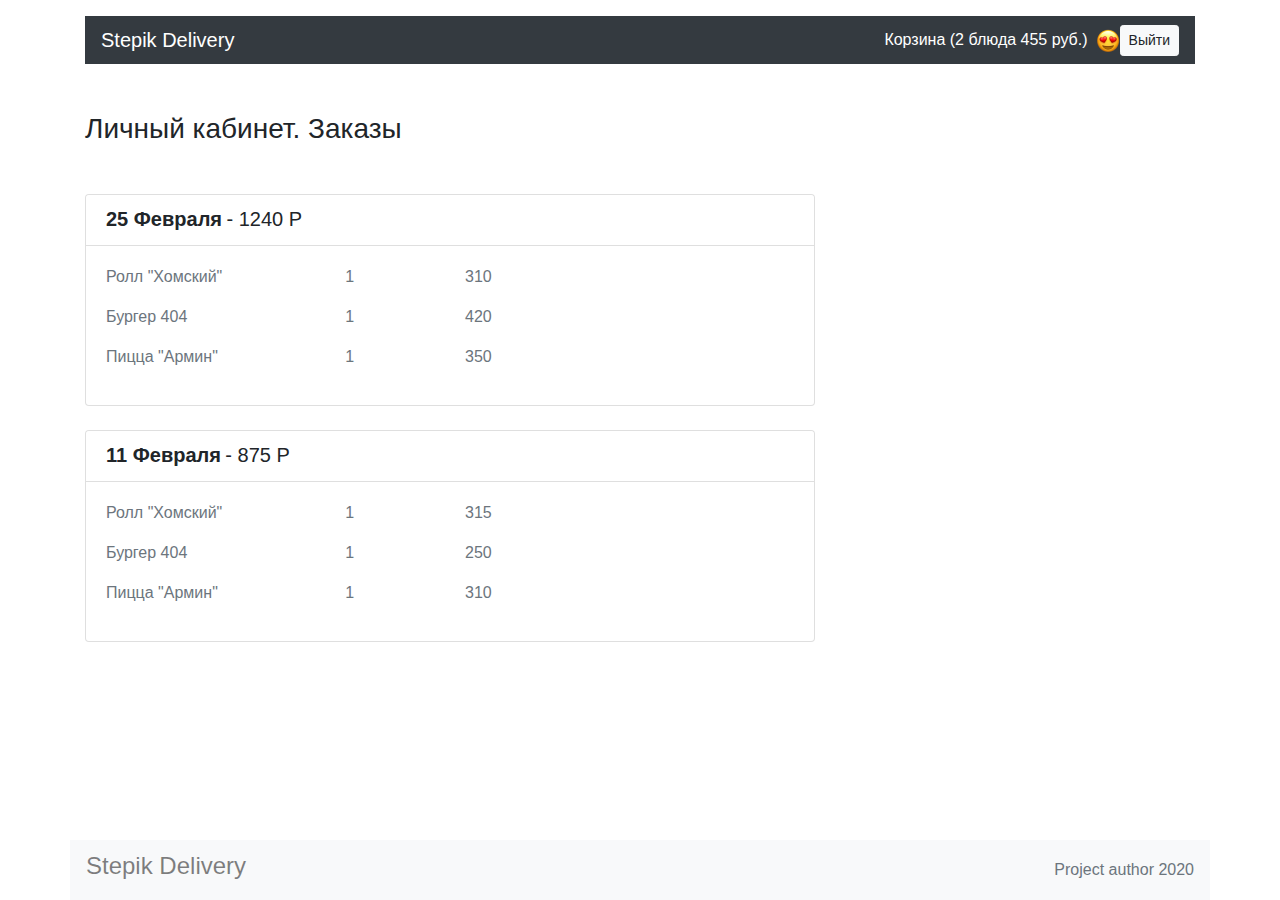
<file: project5/main/templates/account.html>
<!DOCTYPE html>
<html lang="ru">

<head>
  <meta charset="UTF-8">
  <title>Profile | Stepik Delivery</title>
  <link rel="stylesheet" href="https://stackpath.bootstrapcdn.com/bootstrap/4.3.1/css/bootstrap.min.css" integrity="sha384-ggOyR0iXCbMQv3Xipma34MD+dH/1fQ784/j6cY/iJTQUOhcWr7x9JvoRxT2MZw1T" crossorigin="anonymous">
  <style>
    /* Sticky footer styles
    -------------------------------------------------- */
    html {
      position: relative;
      min-height: 100%;
    }
    body {
      margin-bottom: 60px; /* Margin bottom by footer height */
    }
    .footer {
      position: absolute;
      bottom: 0;
      width: 100%;
      height: 60px; /* Set the fixed height of the footer here */
      line-height: 60px; /* Vertically center the text there */
    }
    .navbar {
      padding-top: 0;
      padding-bottom: 0;
    }
  </style>
</head>

<body>
  <header class="container mt-3">
    <nav class="py-1 navbar navbar-dark bg-dark">
      <ul class="navbar-nav mr-auto mt-2 mt-lg-0">
        <p class=" h5 my-2 text-white bg-dark">Stepik Delivery</p>
      </ul>
      <p class="my-2 text-white bg-dark ">Корзина (2 блюда 455 руб.)</p>
      <img class="ml-2" src=[data-uri] alt="" width="24" height="25">
      <a href="#" class="btn btn-light btn-sm ml-4s">Выйти</a>
    </nav>
  </header>
  <main class="container">
    <section class="row">
      <div class="col-12 col-lg-8">
        <h1 class="h3 my-5">Личный кабинет. Заказы</h1>
        <div class="card">
          <ul class="list-group list-group-flush">
            <li class="list-group-item">
              <div class="row">
                <div class="col-7 col-lg-9">
                  <span class="h5 font-weight-bold">25 Февраля</span>
                  <span class="h5">- 1240 P</span>
                </div>

              </div>
            </li>
            <div class="card-body">
              <div class="row">
                <p class="col-4 text-muted">Ролл "Хомский" </p>
                <p class="col-2 text-muted"> 1</p>
                <p class="col-6 text-muted"> 310 </p>
                <p class="col-4 text-muted">Бургер 404 </p>
                <p class="col-2 text-muted"> 1</p>
                <p class="col-6 text-muted"> 420 </p>
                <p class="col-4 text-muted">Пицца "Армин" </p>
                <p class="col-2 text-muted"> 1</p>
                <p class="col-6 text-muted"> 350 </p>
              </div>
            </div>
          </ul>
        </div>
        <div class="mt-4 card">
          <ul class="list-group list-group-flush">
            <li class="list-group-item">
              <div class="row">
                <div class="col-7 col-lg-9">
                  <span class="h5 font-weight-bold">11 Февраля</span>
                  <span class="h5">- 875 P</span>
                </div>

              </div>
            </li>
            <div class="card-body">
              <div class="row">
                <p class="col-4 text-muted">Ролл "Хомский" </p>
                <p class="col-2 text-muted"> 1</p>
                <p class="col-6 text-muted"> 315 </p>
                <p class="col-4 text-muted">Бургер 404 </p>
                <p class="col-2 text-muted"> 1</p>
                <p class="col-6 text-muted"> 250 </p>
                <p class="col-4 text-muted">Пицца "Армин" </p>
                <p class="col-2 text-muted"> 1</p>
                <p class="col-6 text-muted"> 310 </p>
              </div>
            </div>
          </ul>
        </div>
      </div>
    </section>
  </main>
  <footer class="footer">
    <nav class="container navbar navbar-light bg-light">
      <ul class="navbar-nav mr-auto">
        <p class="h4 nav-link">Stepik Delivery</p>
      </ul>
      <a class="text-muted" href="#">Project author 2020</a>
    </nav>
  </footer>
</body>

</html>
</file>
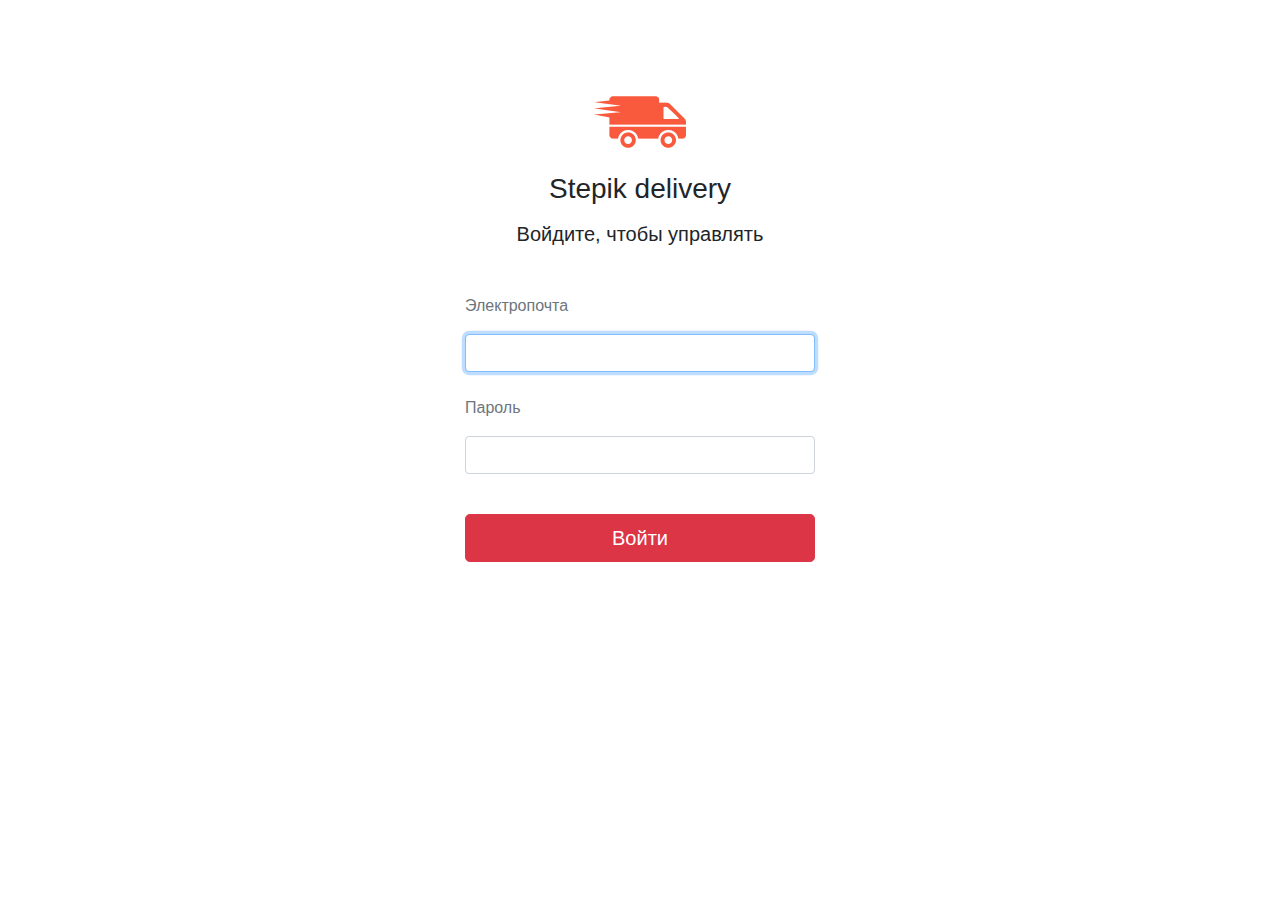
<file: project5/main/templates/auth.html>
<!DOCTYPE html>
<html lang="ru">

<head>
  <title>Stepik Delivery</title>
  <meta charset="utf-8">
  <link rel="stylesheet" href="https://stackpath.bootstrapcdn.com/bootstrap/4.3.1/css/bootstrap.min.css" integrity="sha384-ggOyR0iXCbMQv3Xipma34MD+dH/1fQ784/j6cY/iJTQUOhcWr7x9JvoRxT2MZw1T" crossorigin="anonymous">
</head>

<body>
  <main class="container">
    <div class="row">
      <div class="col-8 col-lg-4 offset-2 offset-lg-4">
        <form class="form-signin pt-5">
          <div class="text-center mt-5 b-1">
            <img class="mb-4" src="[data-uri]" alt="" width="92" height="52">
            <h1 class="h3 mb-3 font-weight-normal">Stepik delivery</h1>
            <p class="h5 font-weight-light">Войдите, чтобы управлять</p>
          </div>
          <div class="mt-5 form-label-group">
            <p class="text-muted">Электропочта</p>
            <input type="email" id="inputEmail" class="form-control" required autofocus>
            <label for="inputEmail"></label>
          </div>
          <div class="form-label-group">
            <p class="text-muted"> Пароль</p>
            <input type="password" id="inputPassword" class="form-control" required>
            <label for="inputPassword"></label>
          </div>
          <div class="checkbox mb-3"></div>
          <button class="btn btn-lg btn-danger btn-block" type="submit">Войти</button>
        </form>
      </div>
    </div>
  </main>
</body>
</html>
</file>
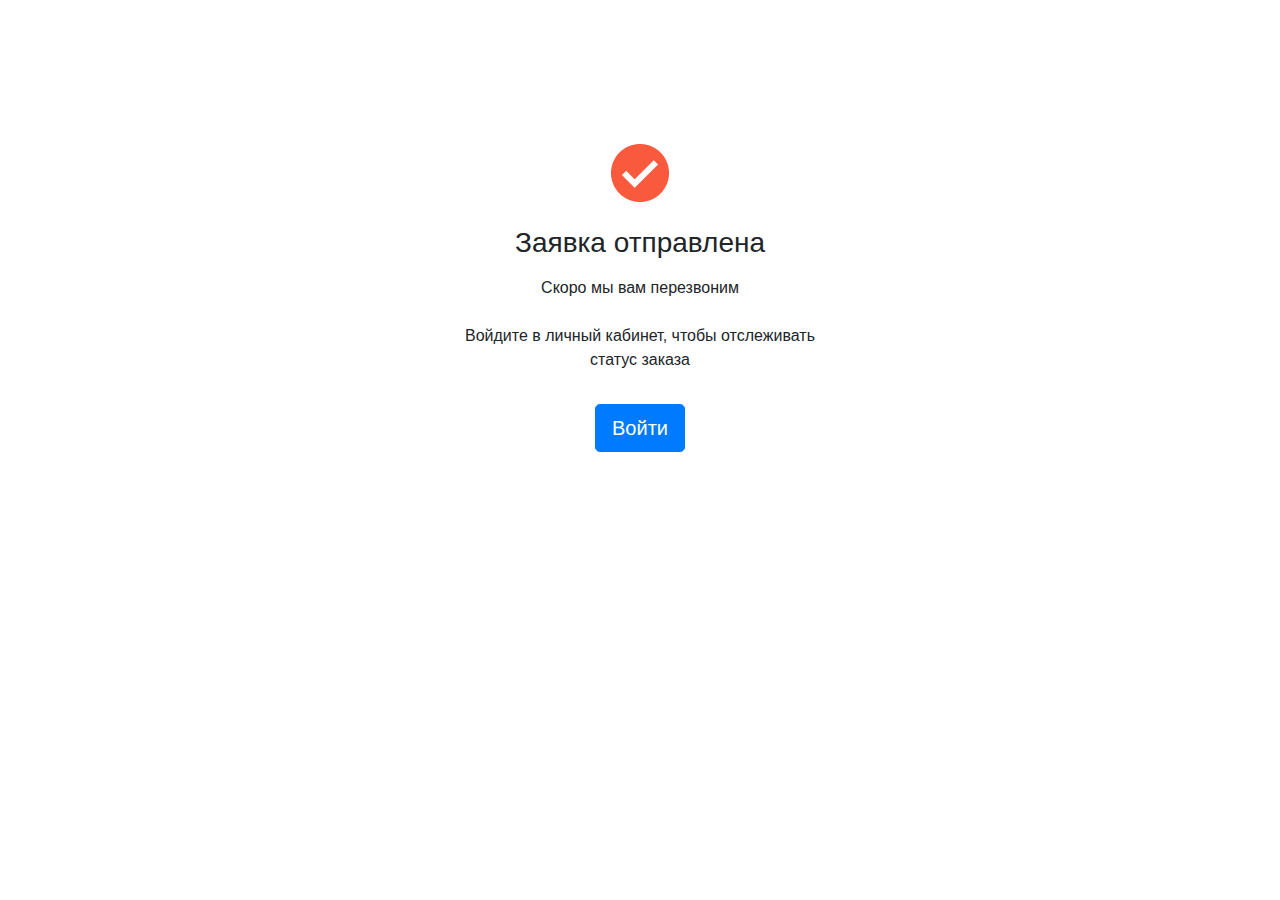
<file: project5/main/templates/ordered.html>
<!DOCTYPE html>
<html lang="ru">

<head>
  <title>Request | Stepik Delivery</title>
  <meta charset="utf-8">
  <link rel="stylesheet" href="https://stackpath.bootstrapcdn.com/bootstrap/4.3.1/css/bootstrap.min.css" integrity="sha384-ggOyR0iXCbMQv3Xipma34MD+dH/1fQ784/j6cY/iJTQUOhcWr7x9JvoRxT2MZw1T" crossorigin="anonymous">
</head>

<body class="my-4 py-4">
  <main class="container">
    <div class="row">
      <div class="col-8 col-lg-4 offset-2 offset-lg-4">
        <form class="form-signin pt-5 mt-5">
          <div class="text-center">
            <img class="mb-4" src="[data-uri]" alt="" width="58" height="58">
            <h1 class="h3 mb-3 ">Заявка отправлена</h1>
            <p class="mb-4">Скоро мы вам перезвоним</p>
            <p class="mt-4 mb-3">Войдите в&nbsp;личный кабинет, чтобы отслеживать статус заказа</p>
            <a href="#" class="btn btn-primary btn-lg mt-3">Войти</a>
          </div>
        </form>
      </div>
    </div>
  </main>
</body>

</html>
</file>
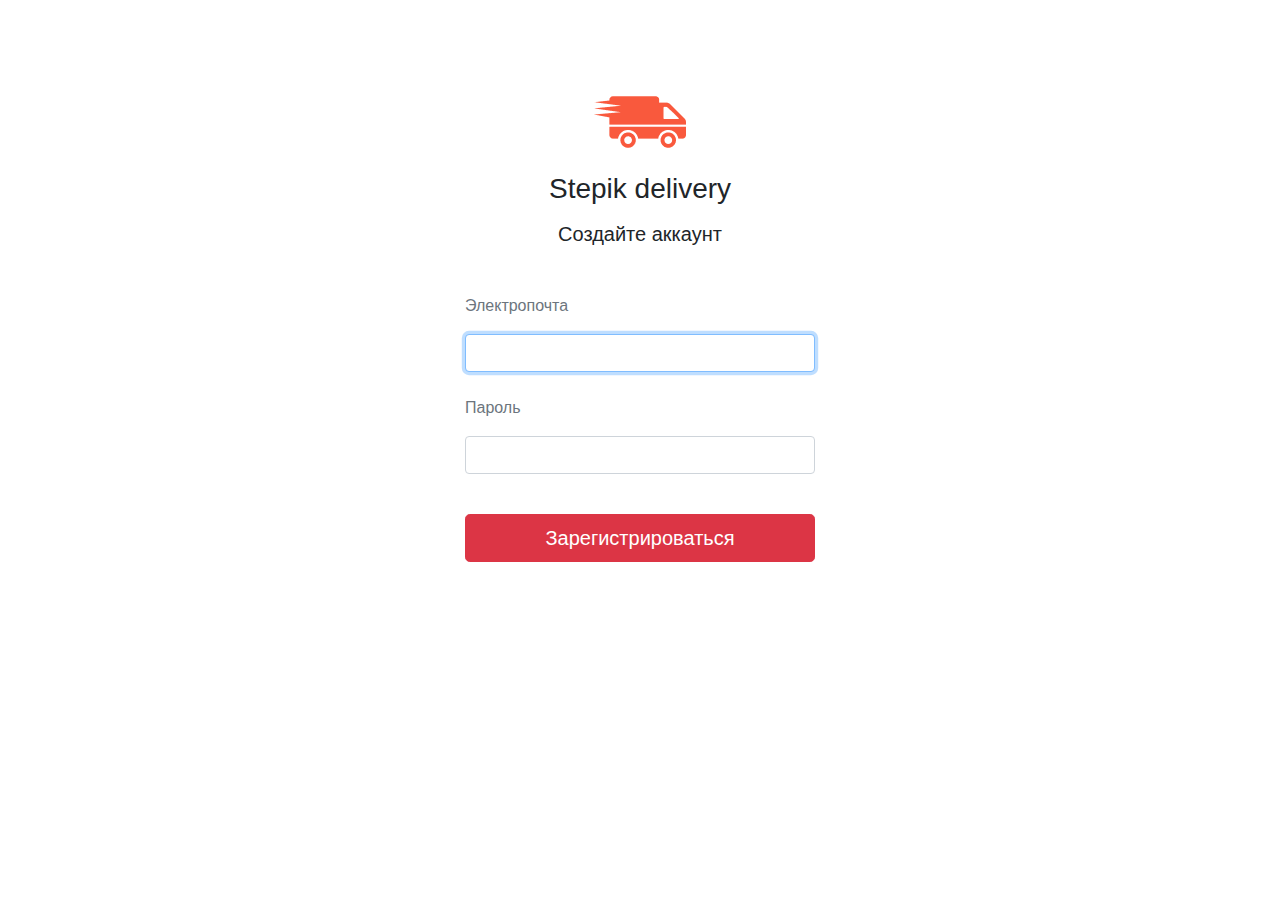
<file: project5/main/templates/register.html>
<!DOCTYPE html>
<html lang="ru">

<head>
  <title>Stepik Delivery</title>
  <meta charset="utf-8">
  <link rel="stylesheet" href="https://stackpath.bootstrapcdn.com/bootstrap/4.3.1/css/bootstrap.min.css" integrity="sha384-ggOyR0iXCbMQv3Xipma34MD+dH/1fQ784/j6cY/iJTQUOhcWr7x9JvoRxT2MZw1T" crossorigin="anonymous">
</head>

<body>
  <main class="container">
    <div class="row">
      <div class="col-8 col-lg-4 offset-2 offset-lg-4">
        <form class="form-signin pt-5">
          <div class="text-center mt-5 b-1">
            <img class="mb-4" src="[data-uri]" alt="" width="92" height="52">
            <h1 class="h3 mb-3 font-weight-normal">Stepik delivery</h1>
            <p class="h5 font-weight-light">Создайте аккаунт</p>
          </div>
          <div class="mt-5 form-label-group">
            <p class="text-muted">Электропочта</p>
            <input type="email" id="inputEmail" class="form-control" required autofocus>
            <label for="inputEmail"></label>
          </div>
          <div class="form-label-group">
            <p class="text-muted"> Пароль</p>
            <input type="password" id="inputPassword" class="form-control" required>
            <label for="inputPassword"></label>
          </div>
          <div class="checkbox mb-3"></div>
          <button class="btn btn-lg btn-danger btn-block" type="submit">Зарегистрироваться</button>
        </form>
      </div>
    </div>
  </main>
</body>
</html>
</file>
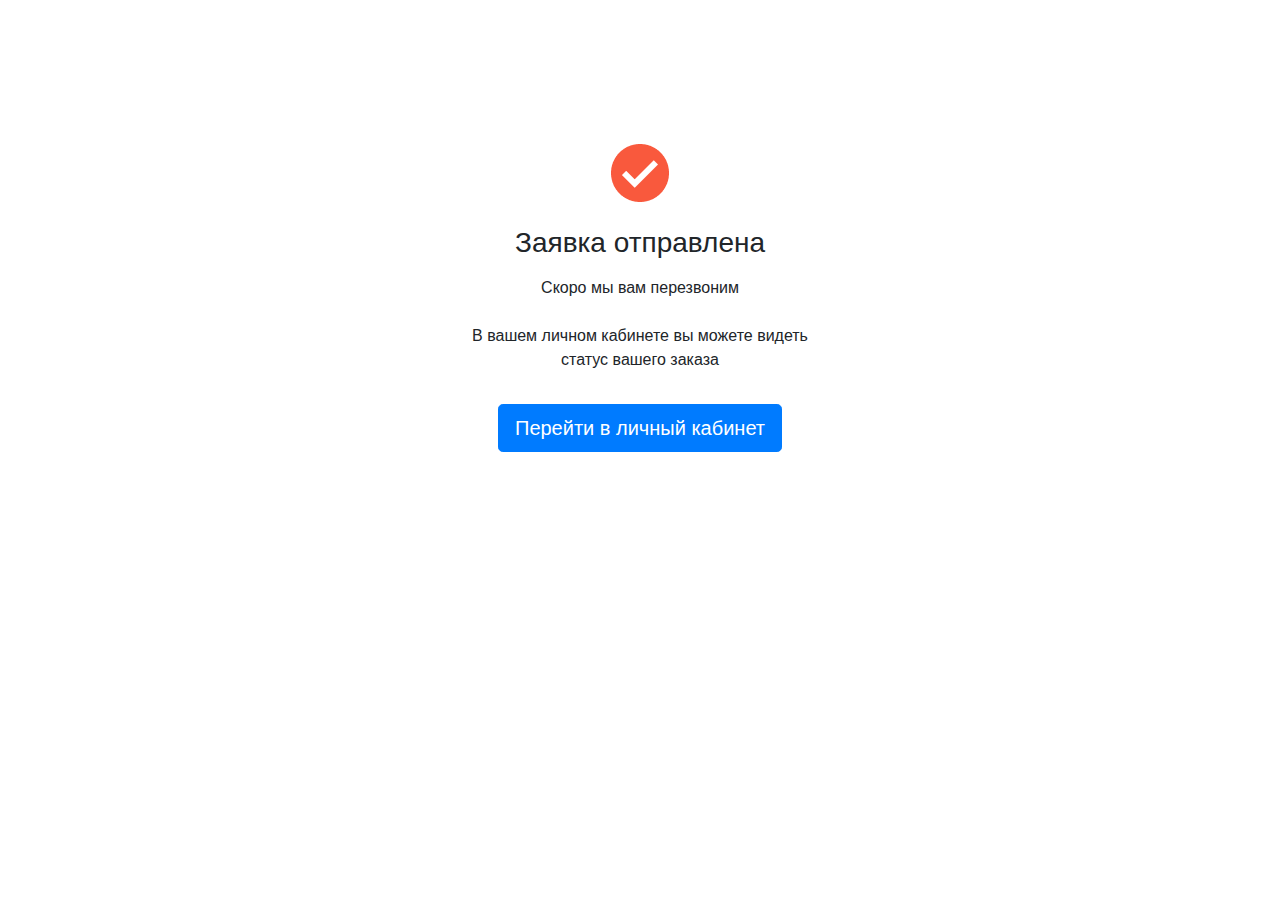
<file: project5/showcase/templates/ordered.html>
<!DOCTYPE html>
<html lang="ru">

<head>
  <title>Request | Stepik Delivery</title>
  <meta charset="utf-8">
  <link rel="stylesheet" href="https://stackpath.bootstrapcdn.com/bootstrap/4.3.1/css/bootstrap.min.css" integrity="sha384-ggOyR0iXCbMQv3Xipma34MD+dH/1fQ784/j6cY/iJTQUOhcWr7x9JvoRxT2MZw1T" crossorigin="anonymous">
</head>

<body class="my-4 py-4">
  <main class="container">
    <div class="row">
      <div class="col-8 col-lg-4 offset-2 offset-lg-4">
        <form class="form-signin pt-5 mt-5">
          <div class="text-center">
            <img class="mb-4" src="[data-uri]" alt="" width="58" height="58">
            <h1 class="h3 mb-3 ">Заявка отправлена</h1>
            <p class="mb-4">Скоро мы вам перезвоним</p>
            <p class="mt-4 mb-3">В вашем личном кабинете вы можете видеть статус вашего заказа</p>
            <a href="{{ url_for('showcase.get_account_page') }}" class="btn btn-primary btn-lg mt-3">Перейти в личный кабинет</a>
          </div>
        </form>
      </div>
    </div>
  </main>
</body>

</html>
</file>
